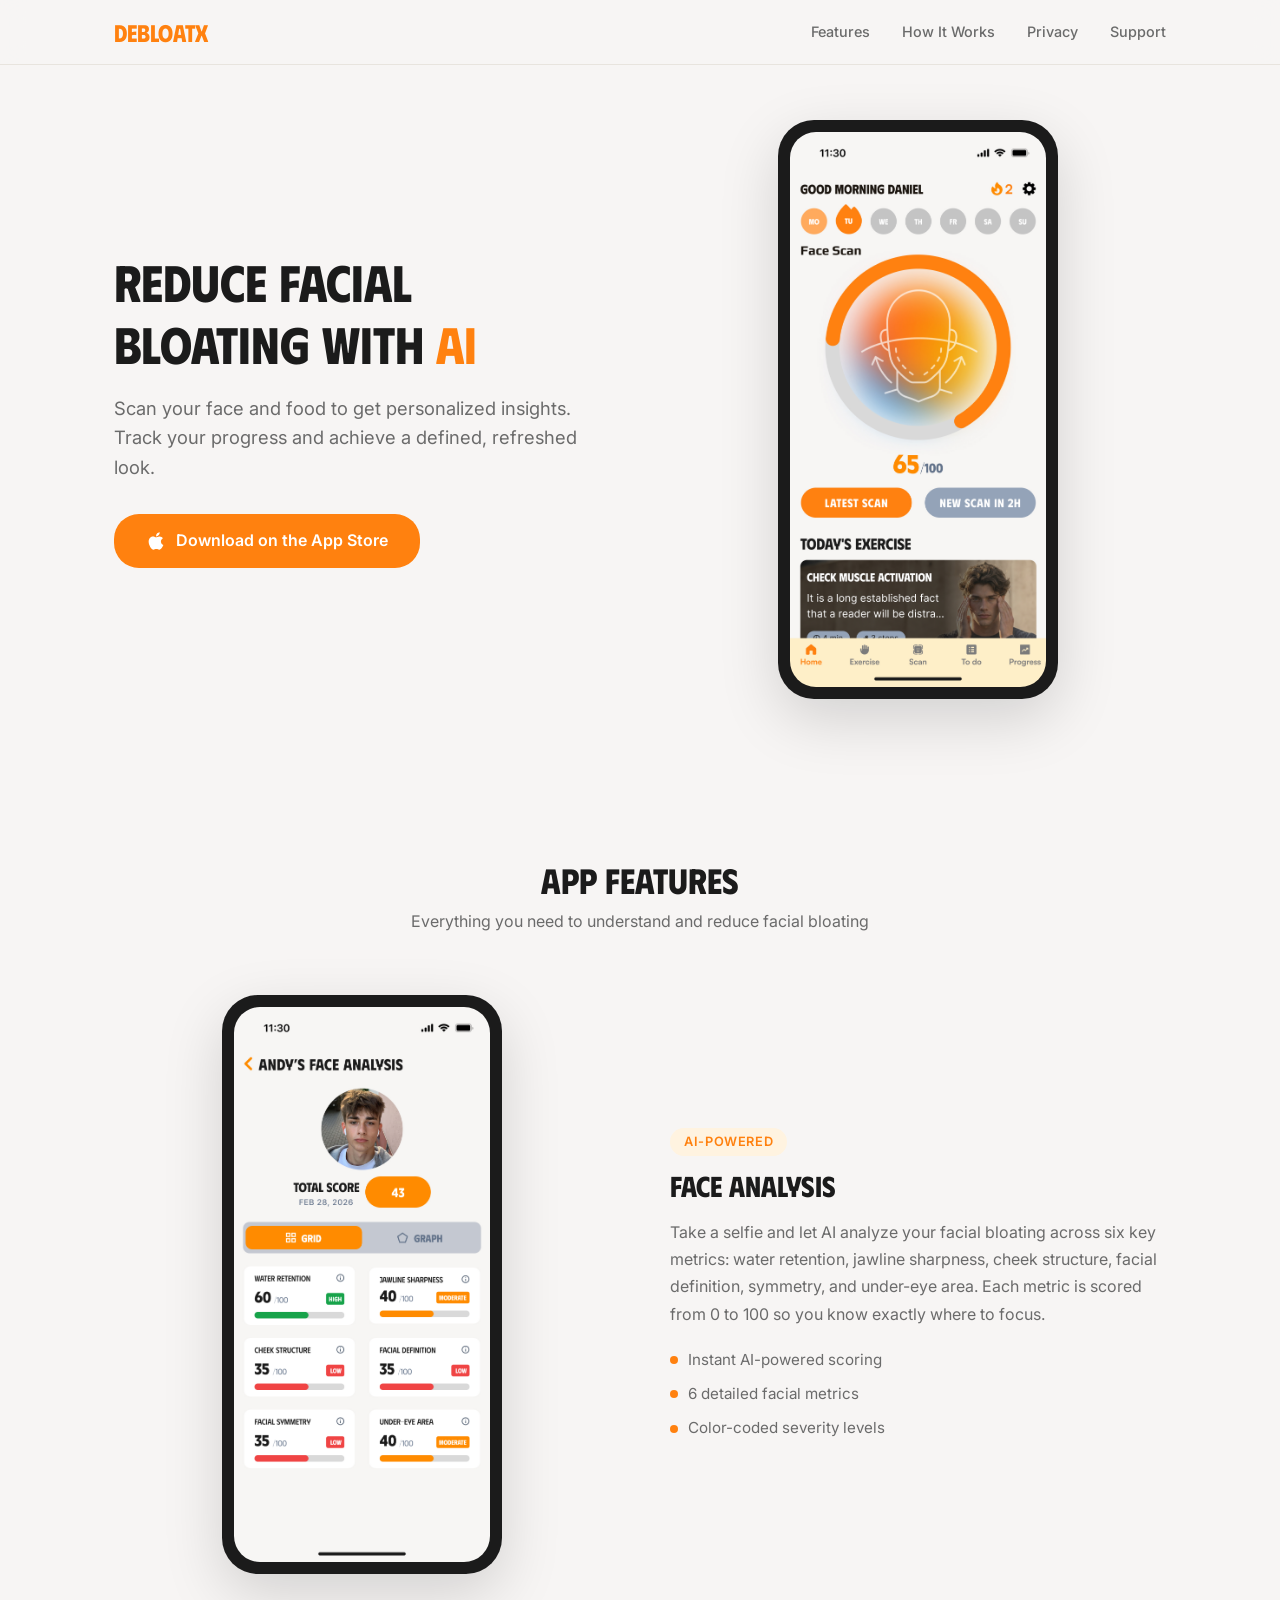
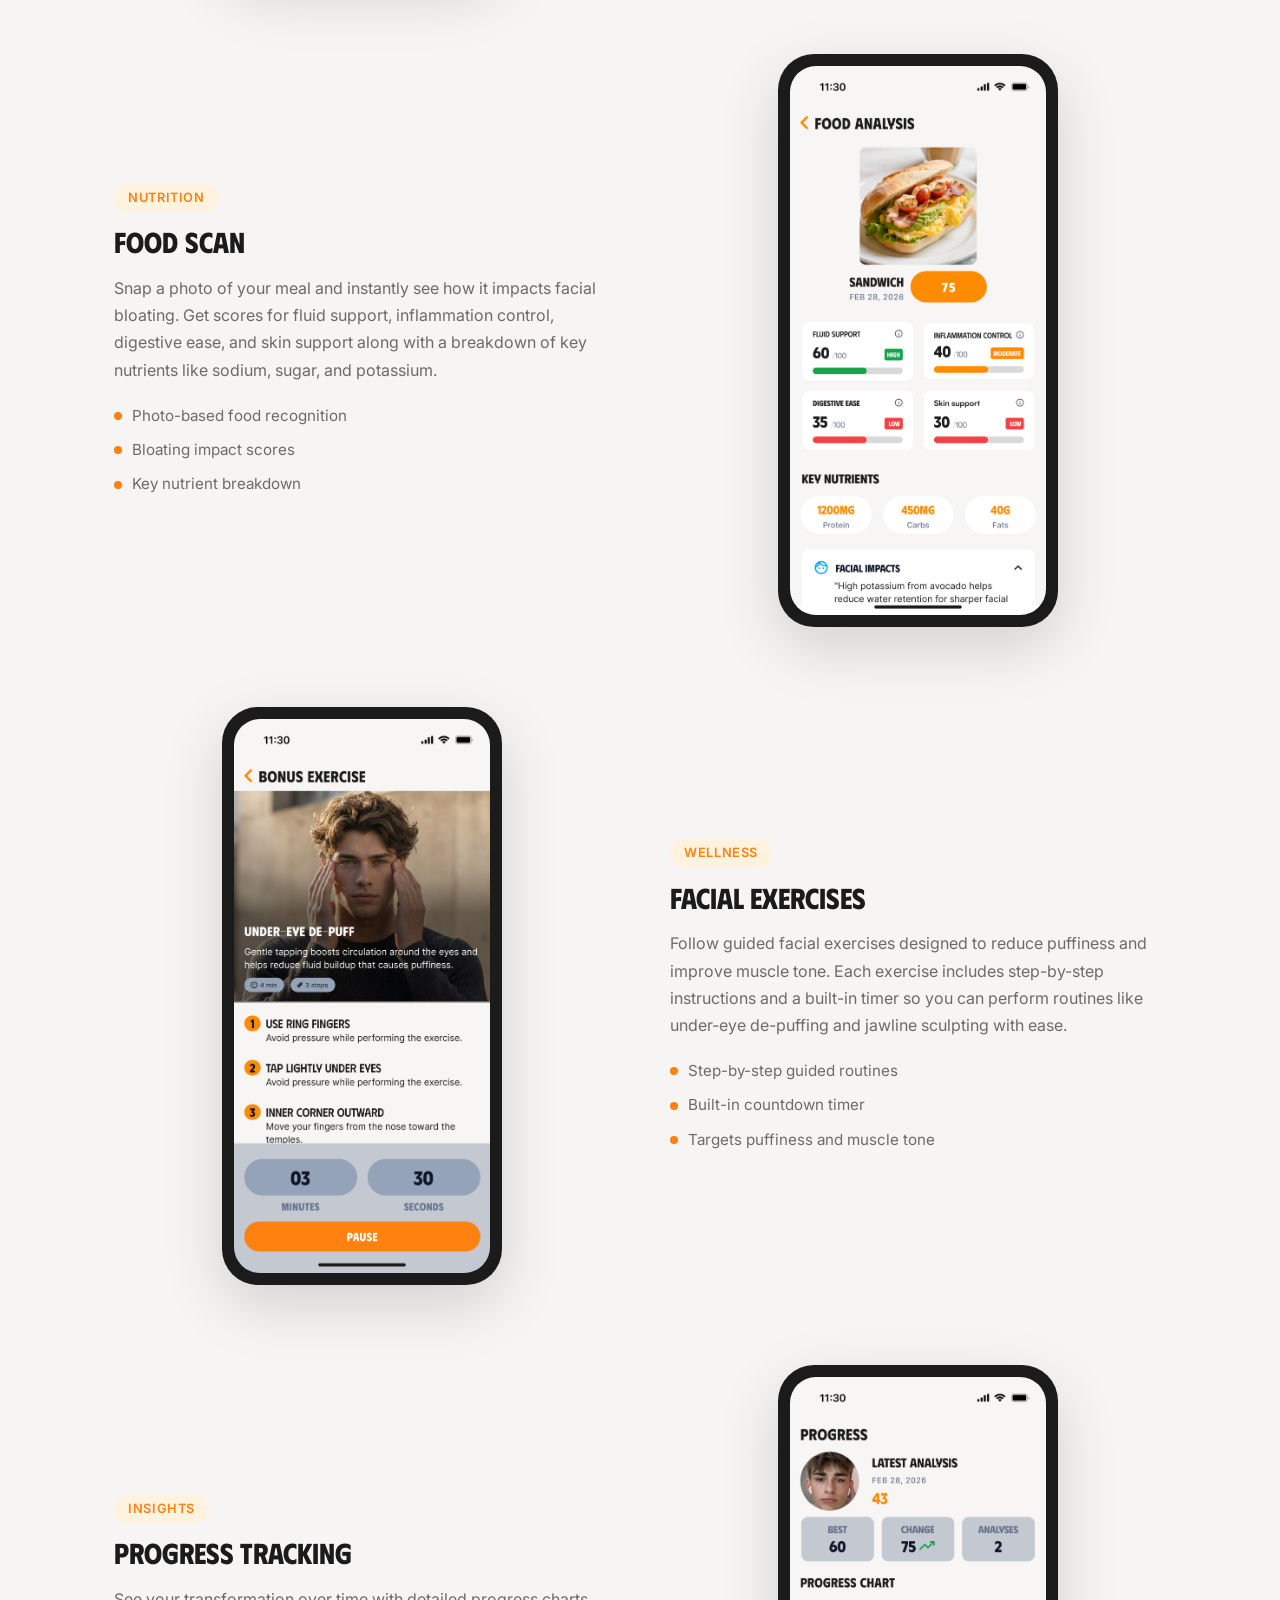
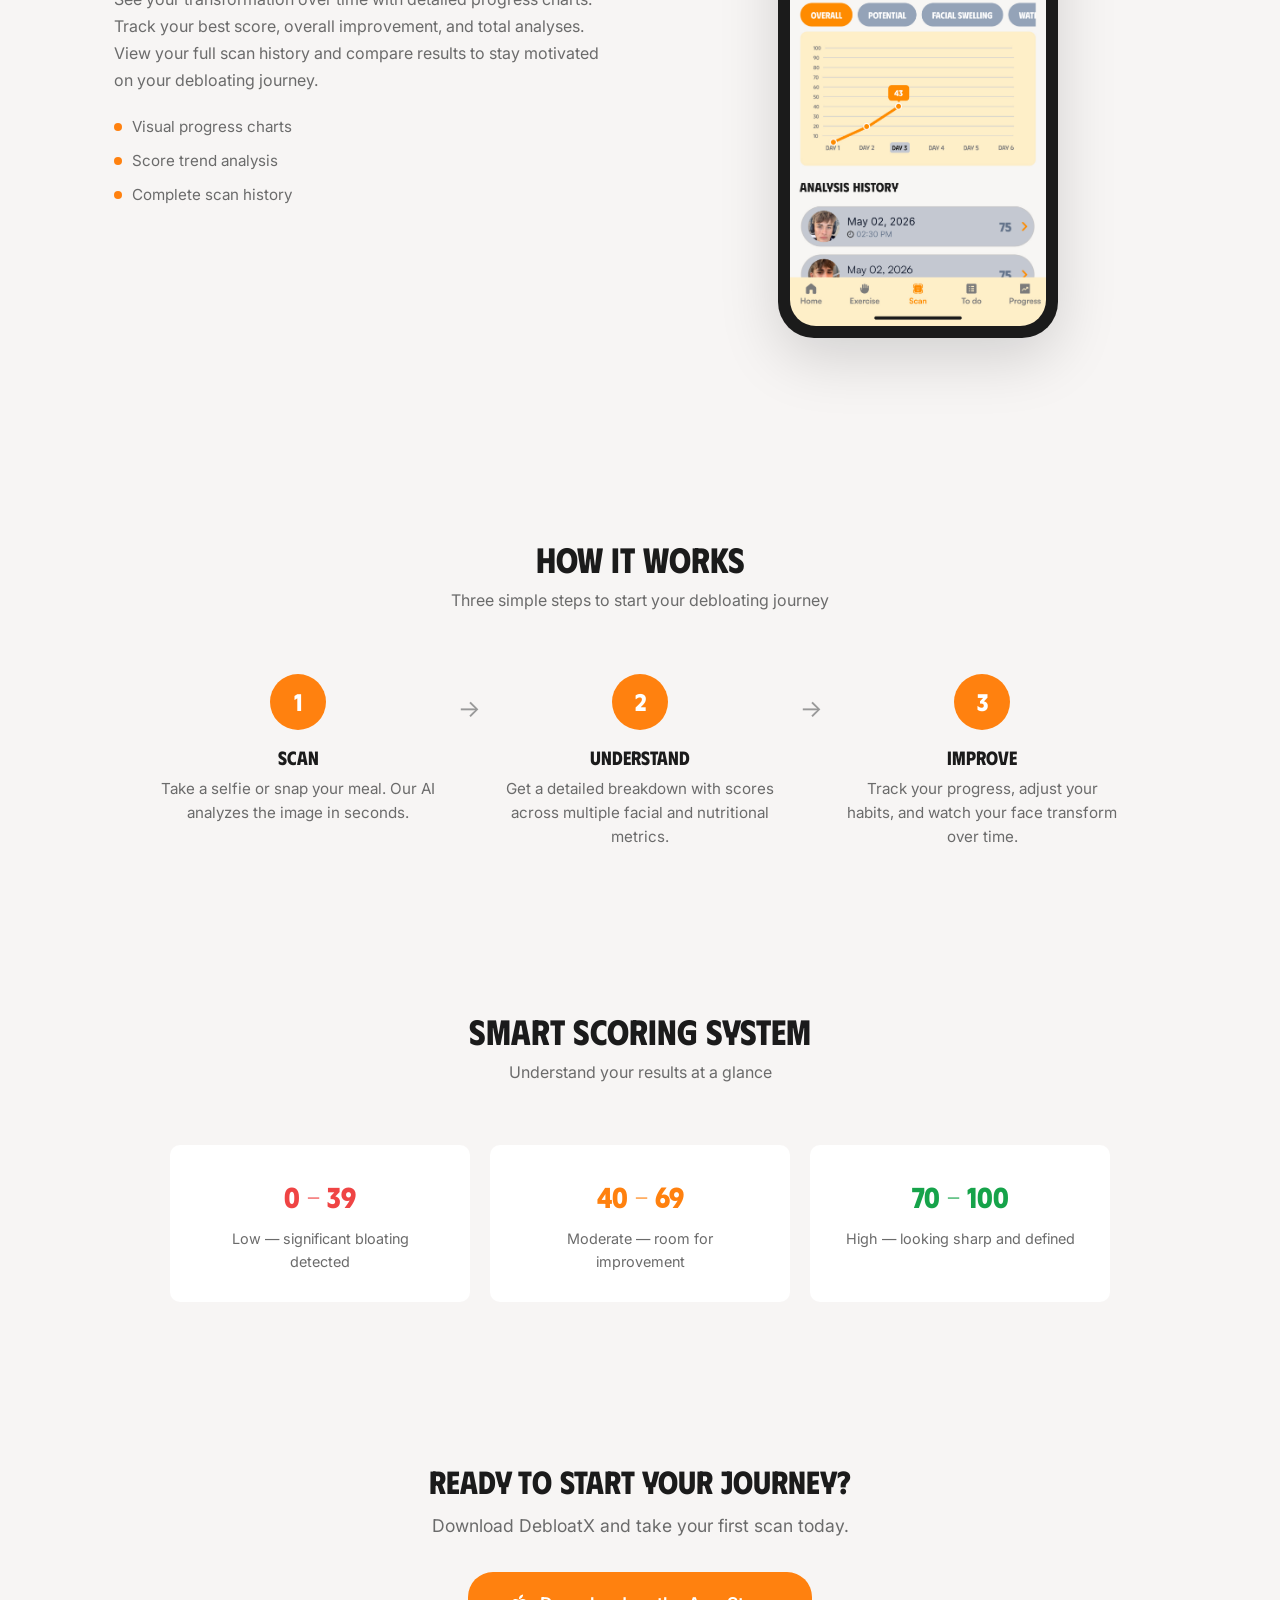
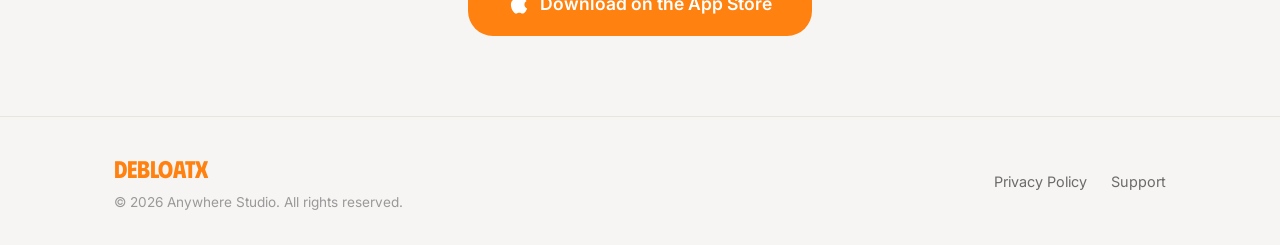
<file: index.html>
<!DOCTYPE html>
<html lang="en">
<head>
  <meta charset="UTF-8">
  <meta name="viewport" content="width=device-width, initial-scale=1.0">
  <title>DebloatX - Reduce Facial Bloating with AI</title>
  <meta name="description" content="Scan your face and food with AI to reduce facial bloating. Track progress, get personalized insights, and achieve a defined, refreshed look.">
  <link rel="preconnect" href="https://fonts.googleapis.com">
  <link rel="preconnect" href="https://fonts.gstatic.com" crossorigin>
  <link href="https://fonts.googleapis.com/css2?family=Inter:wght@400;500;600;700&family=Phudu:wght@500;700&display=swap" rel="stylesheet">
  <link rel="stylesheet" href="styles.css">
</head>
<body>
  <nav class="navbar">
    <div class="container nav-container">
      <a href="/debloat_ai_landing_page/" class="logo">DebloatX</a>
      <div class="nav-links">
        <a href="#features">Features</a>
        <a href="#how-it-works">How It Works</a>
        <a href="privacy.html">Privacy</a>
        <a href="mailto:thaole.anywherestudio@outlook.co">Support</a>
      </div>
    </div>
  </nav>

  <!-- Hero -->
  <section class="hero">
    <div class="container hero-content">
      <div class="hero-text">
        <h1>Reduce Facial Bloating with <span class="highlight">AI</span></h1>
        <p class="hero-subtitle">Scan your face and food to get personalized insights. Track your progress and achieve a defined, refreshed look.</p>
        <div class="hero-cta">
          <a href="https://apps.apple.com/app/id6760931022" class="btn btn-primary btn-appstore">
            <svg class="apple-icon" viewBox="0 0 384 512" fill="currentColor"><path d="M318.7 268.7c-.2-36.7 16.4-64.4 50-84.8-18.8-26.9-47.2-41.7-84.7-44.6-35.5-2.8-74.3 20.7-88.5 20.7-15 0-49.4-19.7-76.4-19.7C63.3 141.2 4 184.8 4 273.5q0 39.3 14.4 81.2c12.8 36.7 59 126.7 107.2 125.2 25.2-.6 43-17.9 75.8-17.9 31.8 0 48.3 17.9 76.4 17.9 48.6-.7 90.4-82.5 102.6-119.3-65.2-30.7-61.7-90-61.7-91.9zm-56.6-164.2c27.3-32.4 24.8-61.9 24-72.5-24.1 1.4-52 16.4-67.9 34.9-17.5 19.8-27.8 44.3-25.6 71.9 26.1 2 49.9-11.4 69.5-34.3z"/></svg>
            Download on the App Store
          </a>
        </div>
      </div>
      <div class="hero-visual">
        <div class="phone-mockup">
          <div class="phone-screen">
            <img src="images/Home.jpg" alt="DebloatX Home Screen - Face scan score and daily dashboard">
          </div>
        </div>
      </div>
    </div>
  </section>

  <!-- Features Showcase -->
  <section id="features" class="features-showcase">
    <div class="container">
      <h2 class="section-title">App Features</h2>
      <p class="section-subtitle">Everything you need to understand and reduce facial bloating</p>

      <!-- Feature 1: Face Analysis -->
      <div class="showcase-item">
        <div class="showcase-phone">
          <div class="phone-mockup">
            <div class="phone-screen">
              <img src="images/Face Analysis.jpg" alt="Face Analysis - Detailed metrics breakdown">
            </div>
          </div>
        </div>
        <div class="showcase-text">
          <span class="showcase-label">AI-Powered</span>
          <h3>Face Analysis</h3>
          <p>Take a selfie and let AI analyze your facial bloating across six key metrics: water retention, jawline sharpness, cheek structure, facial definition, symmetry, and under-eye area. Each metric is scored from 0 to 100 so you know exactly where to focus.</p>
          <ul class="showcase-list">
            <li>Instant AI-powered scoring</li>
            <li>6 detailed facial metrics</li>
            <li>Color-coded severity levels</li>
          </ul>
        </div>
      </div>

      <!-- Feature 2: Food Analysis -->
      <div class="showcase-item reverse">
        <div class="showcase-phone">
          <div class="phone-mockup">
            <div class="phone-screen">
              <img src="images/Food analysis.jpg" alt="Food Analysis - Nutritional impact on bloating">
            </div>
          </div>
        </div>
        <div class="showcase-text">
          <span class="showcase-label">Nutrition</span>
          <h3>Food Scan</h3>
          <p>Snap a photo of your meal and instantly see how it impacts facial bloating. Get scores for fluid support, inflammation control, digestive ease, and skin support along with a breakdown of key nutrients like sodium, sugar, and potassium.</p>
          <ul class="showcase-list">
            <li>Photo-based food recognition</li>
            <li>Bloating impact scores</li>
            <li>Key nutrient breakdown</li>
          </ul>
        </div>
      </div>

      <!-- Feature 3: Guided Exercises -->
      <div class="showcase-item">
        <div class="showcase-phone">
          <div class="phone-mockup">
            <div class="phone-screen">
              <img src="images/Bonus.jpg" alt="Guided facial exercises with step-by-step instructions">
            </div>
          </div>
        </div>
        <div class="showcase-text">
          <span class="showcase-label">Wellness</span>
          <h3>Facial Exercises</h3>
          <p>Follow guided facial exercises designed to reduce puffiness and improve muscle tone. Each exercise includes step-by-step instructions and a built-in timer so you can perform routines like under-eye de-puffing and jawline sculpting with ease.</p>
          <ul class="showcase-list">
            <li>Step-by-step guided routines</li>
            <li>Built-in countdown timer</li>
            <li>Targets puffiness and muscle tone</li>
          </ul>
        </div>
      </div>

      <!-- Feature 4: Progress Tracking -->
      <div class="showcase-item reverse">
        <div class="showcase-phone">
          <div class="phone-mockup">
            <div class="phone-screen">
              <img src="images/Progress.jpg" alt="Progress tracking with charts and analysis history">
            </div>
          </div>
        </div>
        <div class="showcase-text">
          <span class="showcase-label">Insights</span>
          <h3>Progress Tracking</h3>
          <p>See your transformation over time with detailed progress charts. Track your best score, overall improvement, and total analyses. View your full scan history and compare results to stay motivated on your debloating journey.</p>
          <ul class="showcase-list">
            <li>Visual progress charts</li>
            <li>Score trend analysis</li>
            <li>Complete scan history</li>
          </ul>
        </div>
      </div>
    </div>
  </section>

  <!-- How It Works -->
  <section id="how-it-works" class="how-it-works">
    <div class="container">
      <h2 class="section-title">How It Works</h2>
      <p class="section-subtitle">Three simple steps to start your debloating journey</p>
      <div class="steps">
        <div class="step">
          <div class="step-number">1</div>
          <h3>Scan</h3>
          <p>Take a selfie or snap your meal. Our AI analyzes the image in seconds.</p>
        </div>
        <div class="step-arrow">&rarr;</div>
        <div class="step">
          <div class="step-number">2</div>
          <h3>Understand</h3>
          <p>Get a detailed breakdown with scores across multiple facial and nutritional metrics.</p>
        </div>
        <div class="step-arrow">&rarr;</div>
        <div class="step">
          <div class="step-number">3</div>
          <h3>Improve</h3>
          <p>Track your progress, adjust your habits, and watch your face transform over time.</p>
        </div>
      </div>
    </div>
  </section>

  <!-- Scoring -->
  <section class="scoring">
    <div class="container">
      <h2 class="section-title">Smart Scoring System</h2>
      <p class="section-subtitle">Understand your results at a glance</p>
      <div class="score-cards">
        <div class="score-card">
          <div class="score-range red">0 - 39</div>
          <p>Low &mdash; significant bloating detected</p>
        </div>
        <div class="score-card">
          <div class="score-range orange">40 - 69</div>
          <p>Moderate &mdash; room for improvement</p>
        </div>
        <div class="score-card">
          <div class="score-range green">70 - 100</div>
          <p>High &mdash; looking sharp and defined</p>
        </div>
      </div>
    </div>
  </section>

  <!-- CTA -->
  <section class="cta-section">
    <div class="container">
      <h2>Ready to Start Your Journey?</h2>
      <p>Download DebloatX and take your first scan today.</p>
      <a href="https://apps.apple.com/app/id6760931022" class="btn btn-primary btn-large btn-appstore">
        <svg class="apple-icon" viewBox="0 0 384 512" fill="currentColor"><path d="M318.7 268.7c-.2-36.7 16.4-64.4 50-84.8-18.8-26.9-47.2-41.7-84.7-44.6-35.5-2.8-74.3 20.7-88.5 20.7-15 0-49.4-19.7-76.4-19.7C63.3 141.2 4 184.8 4 273.5q0 39.3 14.4 81.2c12.8 36.7 59 126.7 107.2 125.2 25.2-.6 43-17.9 75.8-17.9 31.8 0 48.3 17.9 76.4 17.9 48.6-.7 90.4-82.5 102.6-119.3-65.2-30.7-61.7-90-61.7-91.9zm-56.6-164.2c27.3-32.4 24.8-61.9 24-72.5-24.1 1.4-52 16.4-67.9 34.9-17.5 19.8-27.8 44.3-25.6 71.9 26.1 2 49.9-11.4 69.5-34.3z"/></svg>
        Download on the App Store
      </a>
    </div>
  </section>

  <footer class="footer">
    <div class="container footer-content">
      <div class="footer-brand">
        <span class="logo">DebloatX</span>
        <p>&copy; 2026 Anywhere Studio. All rights reserved.</p>
      </div>
      <div class="footer-links">
        <a href="privacy.html">Privacy Policy</a>
        <a href="mailto:thaole.anywherestudio@outlook.co">Support</a>
      </div>
    </div>
  </footer>
</body>
</html>
</file>
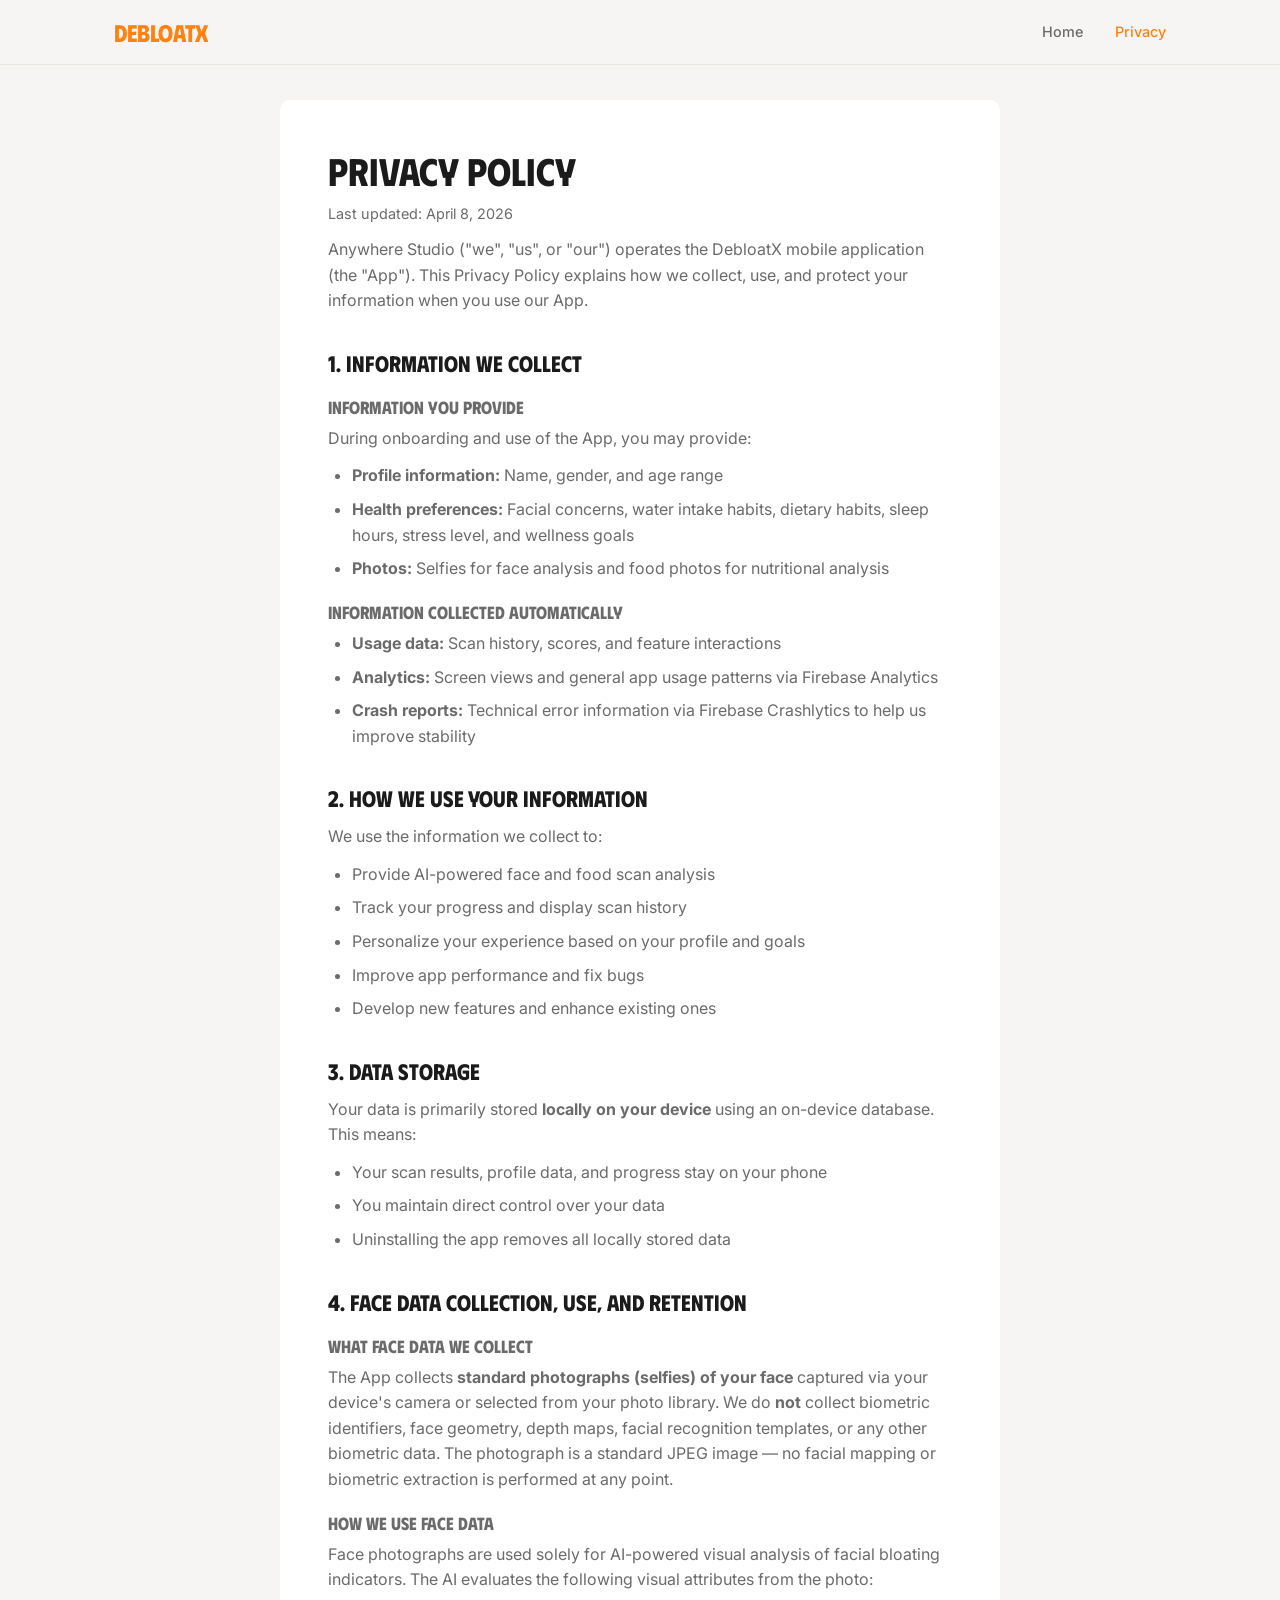
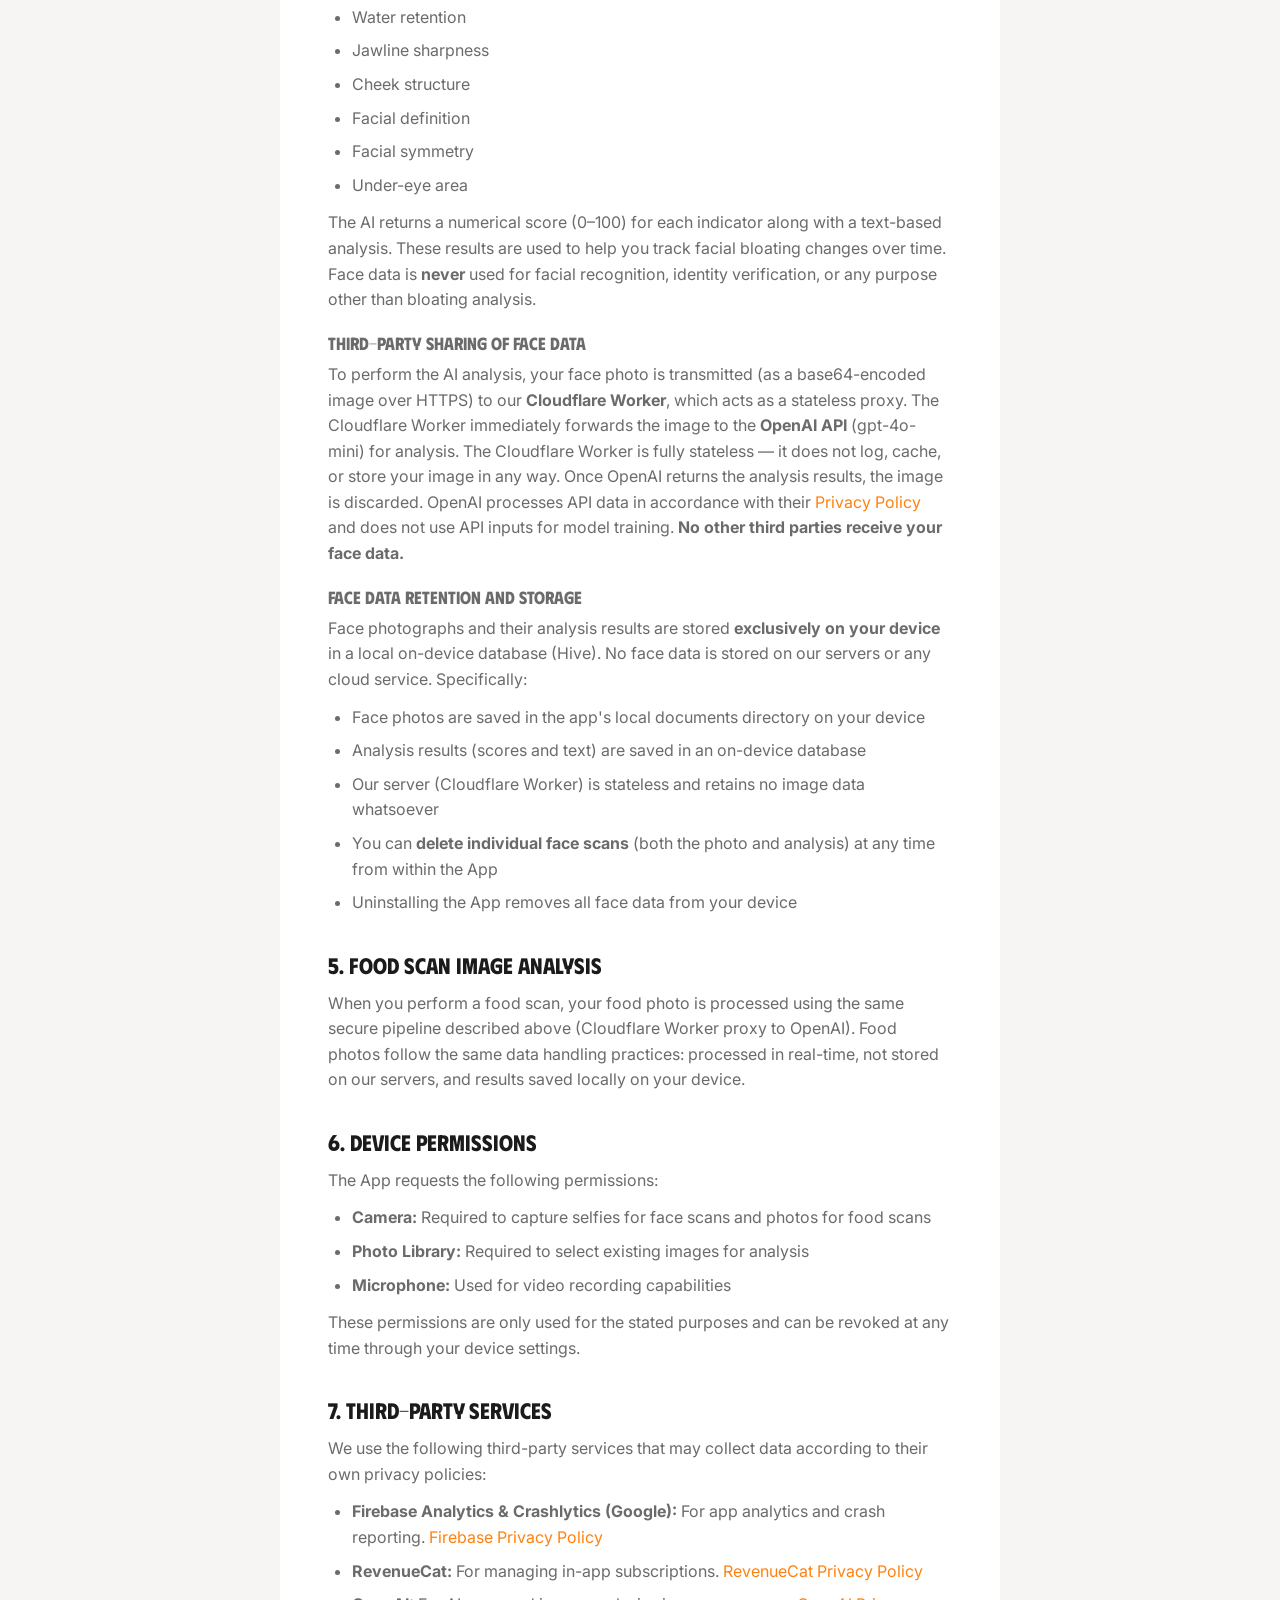
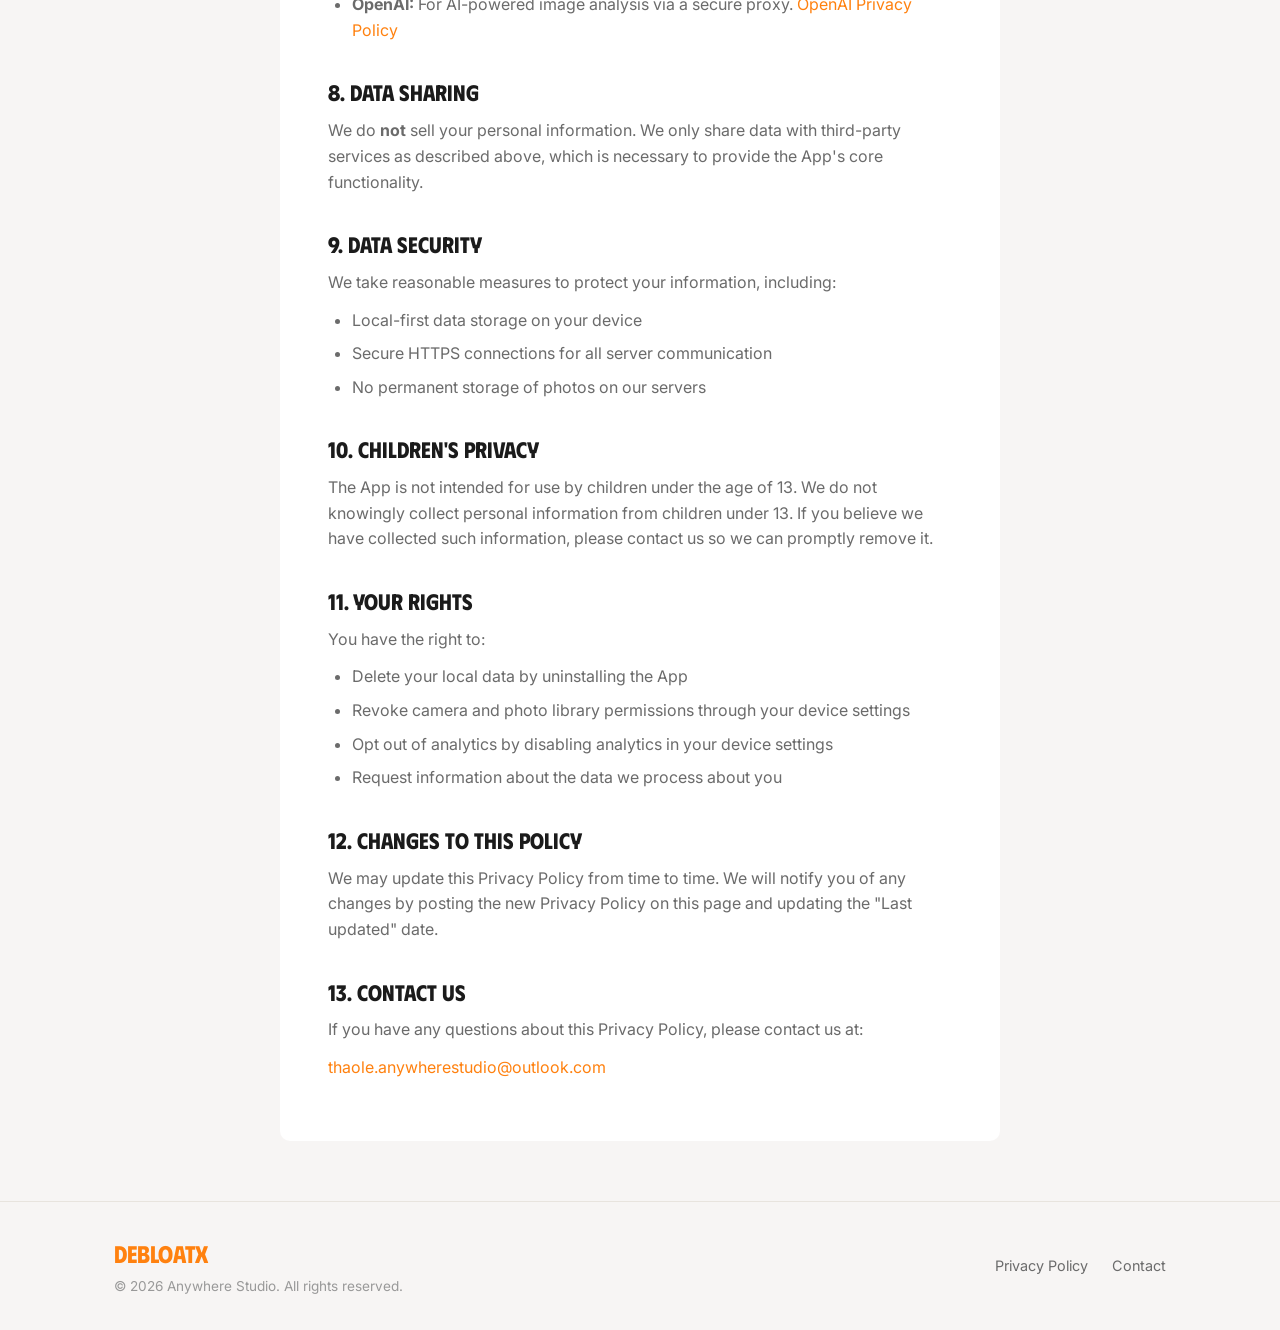
<file: privacy.html>
<!DOCTYPE html>
<html lang="en">
<head>
  <meta charset="UTF-8">
  <meta name="viewport" content="width=device-width, initial-scale=1.0">
  <title>Privacy Policy - DebloatX</title>
  <meta name="description" content="Privacy Policy for DebloatX - Learn how we handle your data.">
  <link rel="preconnect" href="https://fonts.googleapis.com">
  <link rel="preconnect" href="https://fonts.gstatic.com" crossorigin>
  <link href="https://fonts.googleapis.com/css2?family=Inter:wght@400;500;600;700&family=Phudu:wght@500;700&display=swap" rel="stylesheet">
  <link rel="stylesheet" href="styles.css">
</head>
<body>
  <nav class="navbar">
    <div class="container nav-container">
      <a href="/debloat_ai_landing_page/" class="logo">DebloatX</a>
      <div class="nav-links">
        <a href="index.html">Home</a>
        <a href="privacy.html" class="active">Privacy</a>
      </div>
    </div>
  </nav>

  <main class="privacy-page">
    <div class="container">
      <div class="privacy-content">
        <h1>Privacy Policy</h1>
        <p class="privacy-updated">Last updated: April 8, 2026</p>

        <p>Anywhere Studio ("we", "us", or "our") operates the DebloatX mobile application (the "App"). This Privacy Policy explains how we collect, use, and protect your information when you use our App.</p>

        <h2>1. Information We Collect</h2>

        <h3>Information You Provide</h3>
        <p>During onboarding and use of the App, you may provide:</p>
        <ul>
          <li><strong>Profile information:</strong> Name, gender, and age range</li>
          <li><strong>Health preferences:</strong> Facial concerns, water intake habits, dietary habits, sleep hours, stress level, and wellness goals</li>
          <li><strong>Photos:</strong> Selfies for face analysis and food photos for nutritional analysis</li>
        </ul>

        <h3>Information Collected Automatically</h3>
        <ul>
          <li><strong>Usage data:</strong> Scan history, scores, and feature interactions</li>
          <li><strong>Analytics:</strong> Screen views and general app usage patterns via Firebase Analytics</li>
          <li><strong>Crash reports:</strong> Technical error information via Firebase Crashlytics to help us improve stability</li>
        </ul>

        <h2>2. How We Use Your Information</h2>
        <p>We use the information we collect to:</p>
        <ul>
          <li>Provide AI-powered face and food scan analysis</li>
          <li>Track your progress and display scan history</li>
          <li>Personalize your experience based on your profile and goals</li>
          <li>Improve app performance and fix bugs</li>
          <li>Develop new features and enhance existing ones</li>
        </ul>

        <h2>3. Data Storage</h2>
        <p>Your data is primarily stored <strong>locally on your device</strong> using an on-device database. This means:</p>
        <ul>
          <li>Your scan results, profile data, and progress stay on your phone</li>
          <li>You maintain direct control over your data</li>
          <li>Uninstalling the app removes all locally stored data</li>
        </ul>

        <h2>4. Face Data Collection, Use, and Retention</h2>

        <h3>What Face Data We Collect</h3>
        <p>The App collects <strong>standard photographs (selfies) of your face</strong> captured via your device's camera or selected from your photo library. We do <strong>not</strong> collect biometric identifiers, face geometry, depth maps, facial recognition templates, or any other biometric data. The photograph is a standard JPEG image — no facial mapping or biometric extraction is performed at any point.</p>

        <h3>How We Use Face Data</h3>
        <p>Face photographs are used solely for AI-powered visual analysis of facial bloating indicators. The AI evaluates the following visual attributes from the photo:</p>
        <ul>
          <li>Water retention</li>
          <li>Jawline sharpness</li>
          <li>Cheek structure</li>
          <li>Facial definition</li>
          <li>Facial symmetry</li>
          <li>Under-eye area</li>
        </ul>
        <p>The AI returns a numerical score (0–100) for each indicator along with a text-based analysis. These results are used to help you track facial bloating changes over time. Face data is <strong>never</strong> used for facial recognition, identity verification, or any purpose other than bloating analysis.</p>

        <h3>Third-Party Sharing of Face Data</h3>
        <p>To perform the AI analysis, your face photo is transmitted (as a base64-encoded image over HTTPS) to our <strong>Cloudflare Worker</strong>, which acts as a stateless proxy. The Cloudflare Worker immediately forwards the image to the <strong>OpenAI API</strong> (gpt-4o-mini) for analysis. The Cloudflare Worker is fully stateless — it does not log, cache, or store your image in any way. Once OpenAI returns the analysis results, the image is discarded. OpenAI processes API data in accordance with their <a href="https://openai.com/privacy" target="_blank" rel="noopener">Privacy Policy</a> and does not use API inputs for model training. <strong>No other third parties receive your face data.</strong></p>

        <h3>Face Data Retention and Storage</h3>
        <p>Face photographs and their analysis results are stored <strong>exclusively on your device</strong> in a local on-device database (Hive). No face data is stored on our servers or any cloud service. Specifically:</p>
        <ul>
          <li>Face photos are saved in the app's local documents directory on your device</li>
          <li>Analysis results (scores and text) are saved in an on-device database</li>
          <li>Our server (Cloudflare Worker) is stateless and retains no image data whatsoever</li>
          <li>You can <strong>delete individual face scans</strong> (both the photo and analysis) at any time from within the App</li>
          <li>Uninstalling the App removes all face data from your device</li>
        </ul>

        <h2>5. Food Scan Image Analysis</h2>
        <p>When you perform a food scan, your food photo is processed using the same secure pipeline described above (Cloudflare Worker proxy to OpenAI). Food photos follow the same data handling practices: processed in real-time, not stored on our servers, and results saved locally on your device.</p>

        <h2>6. Device Permissions</h2>
        <p>The App requests the following permissions:</p>
        <ul>
          <li><strong>Camera:</strong> Required to capture selfies for face scans and photos for food scans</li>
          <li><strong>Photo Library:</strong> Required to select existing images for analysis</li>
          <li><strong>Microphone:</strong> Used for video recording capabilities</li>
        </ul>
        <p>These permissions are only used for the stated purposes and can be revoked at any time through your device settings.</p>

        <h2>7. Third-Party Services</h2>
        <p>We use the following third-party services that may collect data according to their own privacy policies:</p>
        <ul>
          <li><strong>Firebase Analytics &amp; Crashlytics (Google):</strong> For app analytics and crash reporting. <a href="https://firebase.google.com/support/privacy" target="_blank" rel="noopener">Firebase Privacy Policy</a></li>
          <li><strong>RevenueCat:</strong> For managing in-app subscriptions. <a href="https://www.revenuecat.com/privacy" target="_blank" rel="noopener">RevenueCat Privacy Policy</a></li>
          <li><strong>OpenAI:</strong> For AI-powered image analysis via a secure proxy. <a href="https://openai.com/privacy" target="_blank" rel="noopener">OpenAI Privacy Policy</a></li>
        </ul>

        <h2>8. Data Sharing</h2>
        <p>We do <strong>not</strong> sell your personal information. We only share data with third-party services as described above, which is necessary to provide the App's core functionality.</p>

        <h2>9. Data Security</h2>
        <p>We take reasonable measures to protect your information, including:</p>
        <ul>
          <li>Local-first data storage on your device</li>
          <li>Secure HTTPS connections for all server communication</li>
          <li>No permanent storage of photos on our servers</li>
        </ul>

        <h2>10. Children's Privacy</h2>
        <p>The App is not intended for use by children under the age of 13. We do not knowingly collect personal information from children under 13. If you believe we have collected such information, please contact us so we can promptly remove it.</p>

        <h2>11. Your Rights</h2>
        <p>You have the right to:</p>
        <ul>
          <li>Delete your local data by uninstalling the App</li>
          <li>Revoke camera and photo library permissions through your device settings</li>
          <li>Opt out of analytics by disabling analytics in your device settings</li>
          <li>Request information about the data we process about you</li>
        </ul>

        <h2>12. Changes to This Policy</h2>
        <p>We may update this Privacy Policy from time to time. We will notify you of any changes by posting the new Privacy Policy on this page and updating the "Last updated" date.</p>

        <h2>13. Contact Us</h2>
        <p>If you have any questions about this Privacy Policy, please contact us at:</p>
        <p><a href="mailto:thaole.anywherestudio@outlook.com">thaole.anywherestudio@outlook.com</a></p>
      </div>
    </div>
  </main>

  <footer class="footer">
    <div class="container footer-content">
      <div class="footer-brand">
        <span class="logo">DebloatX</span>
        <p>&copy; 2026 Anywhere Studio. All rights reserved.</p>
      </div>
      <div class="footer-links">
        <a href="privacy.html">Privacy Policy</a>
        <a href="mailto:thaole.anywherestudio@outlook.com">Contact</a>
      </div>
    </div>
  </footer>
</body>
</html>
</file>
<file: styles.css>
/* Reset & Base */
*, *::before, *::after {
  margin: 0;
  padding: 0;
  box-sizing: border-box;
}

:root {
  --primary: #FF810F;
  --primary-light: #FFF3E0;
  --bg: #F7F5F4;
  --surface: #FFFFFF;
  --text-primary: #1B1B1B;
  --text-secondary: #6B6B6B;
  --text-tertiary: #999999;
  --red: #EF4444;
  --orange: #FF810F;
  --green: #16A34A;
  --divider: #E8E4DE;
  --radius: 10px;
  --radius-pill: 25px;
}

html {
  scroll-behavior: smooth;
}

body {
  font-family: 'Inter', -apple-system, BlinkMacSystemFont, sans-serif;
  background: var(--bg);
  color: var(--text-primary);
  line-height: 1.6;
}

.container {
  max-width: 1100px;
  margin: 0 auto;
  padding: 0 24px;
}

h1, h2, h3 {
  font-family: 'Phudu', sans-serif;
  font-weight: 700;
  line-height: 1.2;
}

a {
  color: var(--primary);
  text-decoration: none;
}

/* Navbar */
.navbar {
  position: fixed;
  top: 0;
  left: 0;
  right: 0;
  background: rgba(247, 245, 244, 0.9);
  backdrop-filter: blur(12px);
  -webkit-backdrop-filter: blur(12px);
  z-index: 100;
  border-bottom: 1px solid var(--divider);
}

.nav-container {
  display: flex;
  align-items: center;
  justify-content: space-between;
  height: 64px;
}

.logo {
  font-family: 'Phudu', sans-serif;
  font-size: 1.5rem;
  font-weight: 700;
  color: var(--primary);
  text-transform: uppercase;
}

.nav-links {
  display: flex;
  gap: 32px;
}

.nav-links a {
  color: var(--text-secondary);
  font-size: 0.9rem;
  font-weight: 500;
  transition: color 0.2s;
}

.nav-links a:hover,
.nav-links a.active {
  color: var(--primary);
}

/* Buttons */
.btn {
  display: inline-flex;
  align-items: center;
  gap: 10px;
  padding: 14px 32px;
  border-radius: var(--radius-pill);
  font-family: 'Inter', sans-serif;
  font-size: 1rem;
  font-weight: 600;
  text-align: center;
  transition: transform 0.2s, box-shadow 0.2s;
  cursor: pointer;
  border: none;
}

.btn-primary {
  background: var(--primary);
  color: #fff;
}

.btn-primary:hover {
  transform: translateY(-2px);
  box-shadow: 0 8px 24px rgba(255, 129, 15, 0.3);
}

.btn-large {
  padding: 18px 40px;
  font-size: 1.1rem;
}

.apple-icon {
  width: 20px;
  height: 20px;
}

.btn-large .apple-icon {
  width: 22px;
  height: 22px;
}

/* Hero */
.hero {
  padding: 120px 0 80px;
  overflow: hidden;
}

.hero-content {
  display: grid;
  grid-template-columns: 1fr 1fr;
  gap: 60px;
  align-items: center;
}

.hero-text h1 {
  font-size: 3.2rem;
  margin-bottom: 20px;
  text-transform: uppercase;
}

.highlight {
  color: var(--primary);
}

.hero-subtitle {
  font-size: 1.15rem;
  color: var(--text-secondary);
  margin-bottom: 32px;
  max-width: 480px;
}

/* Phone Mockup */
.phone-mockup {
  width: 280px;
  margin: 0 auto;
  background: var(--text-primary);
  border-radius: 36px;
  padding: 12px;
  box-shadow: 0 20px 60px rgba(0, 0, 0, 0.15);
}

.phone-screen {
  background: var(--surface);
  border-radius: 26px;
  overflow: hidden;
}

.phone-screen img {
  width: 100%;
  height: auto;
  display: block;
}

/* Features Showcase */
.features-showcase {
  padding: 80px 0 40px;
}

.section-title {
  font-size: 2.2rem;
  text-align: center;
  text-transform: uppercase;
  margin-bottom: 8px;
}

.section-subtitle {
  text-align: center;
  color: var(--text-secondary);
  margin-bottom: 60px;
}

.showcase-item {
  display: grid;
  grid-template-columns: 1fr 1fr;
  gap: 60px;
  align-items: center;
  margin-bottom: 80px;
}

.showcase-item.reverse {
  direction: rtl;
}

.showcase-item.reverse > * {
  direction: ltr;
}

.showcase-label {
  display: inline-block;
  font-size: 0.8rem;
  font-weight: 600;
  text-transform: uppercase;
  letter-spacing: 0.05em;
  color: var(--primary);
  background: var(--primary-light);
  padding: 4px 14px;
  border-radius: var(--radius-pill);
  margin-bottom: 12px;
}

.showcase-text h3 {
  font-size: 1.8rem;
  text-transform: uppercase;
  margin-bottom: 16px;
}

.showcase-text p {
  color: var(--text-secondary);
  font-size: 1rem;
  line-height: 1.7;
  margin-bottom: 20px;
}

.showcase-list {
  list-style: none;
  padding: 0;
  display: flex;
  flex-direction: column;
  gap: 10px;
}

.showcase-list li {
  display: flex;
  align-items: center;
  gap: 10px;
  color: var(--text-secondary);
  font-size: 0.95rem;
}

.showcase-list li::before {
  content: '';
  width: 8px;
  height: 8px;
  border-radius: 50%;
  background: var(--primary);
  flex-shrink: 0;
}

/* How It Works */
.how-it-works {
  padding: 80px 0;
}

.steps {
  display: flex;
  align-items: flex-start;
  justify-content: center;
  gap: 20px;
}

.step {
  text-align: center;
  flex: 1;
  max-width: 280px;
}

.step-number {
  width: 56px;
  height: 56px;
  border-radius: 50%;
  background: var(--primary);
  color: #fff;
  font-family: 'Phudu', sans-serif;
  font-size: 1.5rem;
  font-weight: 700;
  display: flex;
  align-items: center;
  justify-content: center;
  margin: 0 auto 16px;
}

.step h3 {
  font-size: 1.2rem;
  text-transform: uppercase;
  margin-bottom: 8px;
}

.step p {
  color: var(--text-secondary);
  font-size: 0.95rem;
}

.step-arrow {
  font-size: 1.5rem;
  color: var(--text-tertiary);
  margin-top: 16px;
}

/* Scoring */
.scoring {
  padding: 80px 0;
}

.score-cards {
  display: flex;
  gap: 20px;
  justify-content: center;
}

.score-card {
  background: var(--surface);
  padding: 28px 32px;
  border-radius: var(--radius);
  text-align: center;
  flex: 1;
  max-width: 300px;
}

.score-range {
  font-family: 'Phudu', sans-serif;
  font-size: 1.8rem;
  font-weight: 700;
  margin-bottom: 8px;
}

.score-range.red { color: var(--red); }
.score-range.orange { color: var(--orange); }
.score-range.green { color: var(--green); }

.score-card p {
  color: var(--text-secondary);
  font-size: 0.9rem;
}

/* CTA Section */
.cta-section {
  padding: 80px 0;
  text-align: center;
}

.cta-section h2 {
  font-size: 2rem;
  text-transform: uppercase;
  margin-bottom: 12px;
}

.cta-section p {
  color: var(--text-secondary);
  margin-bottom: 32px;
  font-size: 1.1rem;
}

.cta-section .btn {
  justify-content: center;
}

/* Footer */
.footer {
  border-top: 1px solid var(--divider);
  padding: 32px 0;
}

.footer-content {
  display: flex;
  align-items: center;
  justify-content: space-between;
}

.footer-brand p {
  color: var(--text-tertiary);
  font-size: 0.85rem;
  margin-top: 4px;
}

.footer-links {
  display: flex;
  gap: 24px;
}

.footer-links a {
  color: var(--text-secondary);
  font-size: 0.9rem;
}

.footer-links a:hover {
  color: var(--primary);
}

/* Privacy Page */
.privacy-page {
  padding: 100px 0 60px;
}

.privacy-content {
  max-width: 720px;
  margin: 0 auto;
  background: var(--surface);
  padding: 48px;
  border-radius: var(--radius);
}

.privacy-content h1 {
  font-size: 2.4rem;
  text-transform: uppercase;
  margin-bottom: 8px;
}

.privacy-updated {
  color: var(--text-tertiary);
  font-size: 0.9rem;
  margin-bottom: 32px;
}

.privacy-content h2 {
  font-size: 1.4rem;
  text-transform: uppercase;
  margin-top: 36px;
  margin-bottom: 12px;
  color: var(--text-primary);
}

.privacy-content h3 {
  font-size: 1.1rem;
  margin-top: 20px;
  margin-bottom: 8px;
  color: var(--text-secondary);
}

.privacy-content p {
  color: var(--text-secondary);
  margin-bottom: 12px;
}

.privacy-content ul {
  color: var(--text-secondary);
  margin-bottom: 12px;
  padding-left: 24px;
}

.privacy-content li {
  margin-bottom: 8px;
}

.privacy-content a {
  color: var(--primary);
}

.privacy-content a:hover {
  text-decoration: underline;
}

/* Responsive */
@media (max-width: 768px) {
  .hero-content {
    grid-template-columns: 1fr;
    text-align: center;
    gap: 40px;
  }

  .hero-text h1 {
    font-size: 2.2rem;
  }

  .hero-subtitle {
    margin-left: auto;
    margin-right: auto;
  }

  .hero-cta {
    display: flex;
    justify-content: center;
  }

  .showcase-item,
  .showcase-item.reverse {
    grid-template-columns: 1fr;
    direction: ltr;
    gap: 32px;
    text-align: center;
  }

  .showcase-item .showcase-phone {
    order: -1;
  }

  .phone-mockup {
    width: 240px;
  }

  .showcase-text h3 {
    font-size: 1.5rem;
  }

  .showcase-list {
    align-items: center;
  }

  .steps {
    flex-direction: column;
    align-items: center;
  }

  .step-arrow {
    transform: rotate(90deg);
    margin: 0;
  }

  .score-cards {
    flex-direction: column;
    align-items: center;
  }

  .score-card {
    max-width: 100%;
    width: 100%;
  }

  .footer-content {
    flex-direction: column;
    gap: 16px;
    text-align: center;
  }

  .privacy-content {
    padding: 28px 20px;
  }

  .nav-links {
    gap: 20px;
  }
}
</file>
